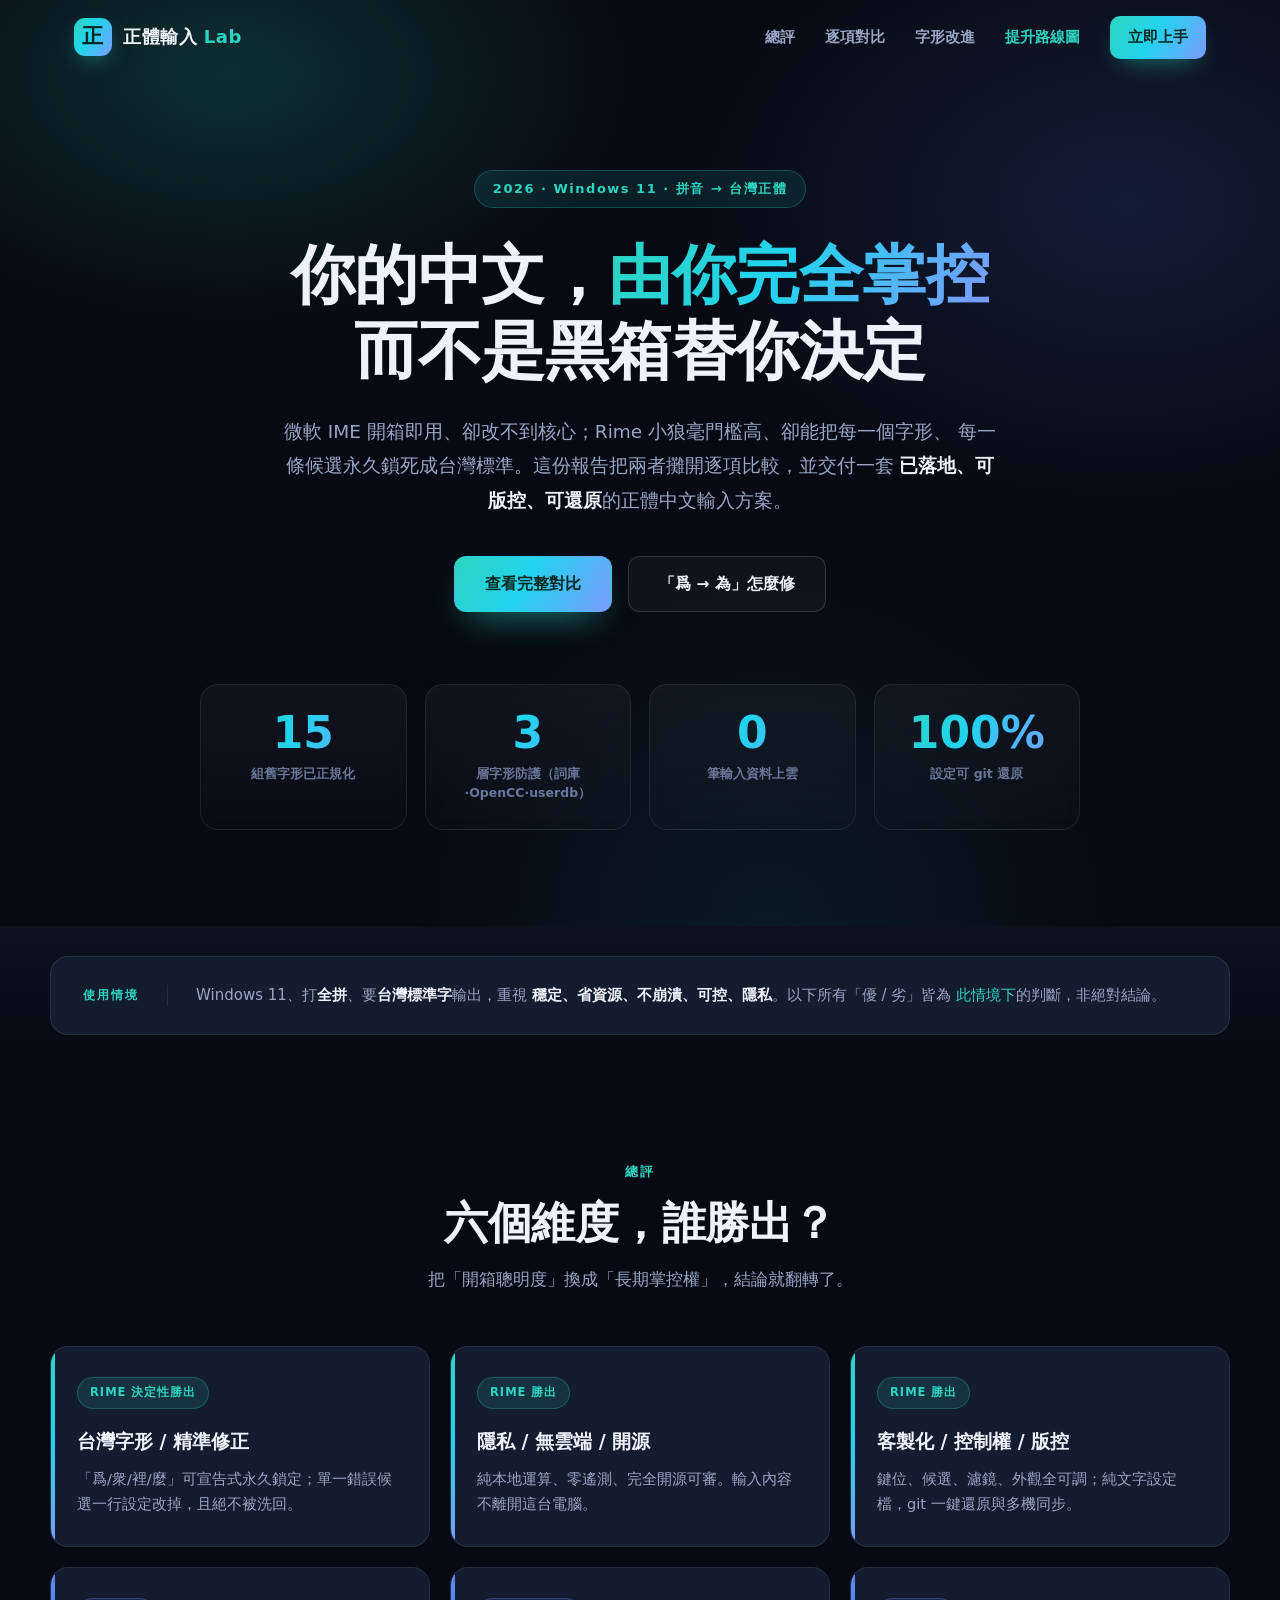
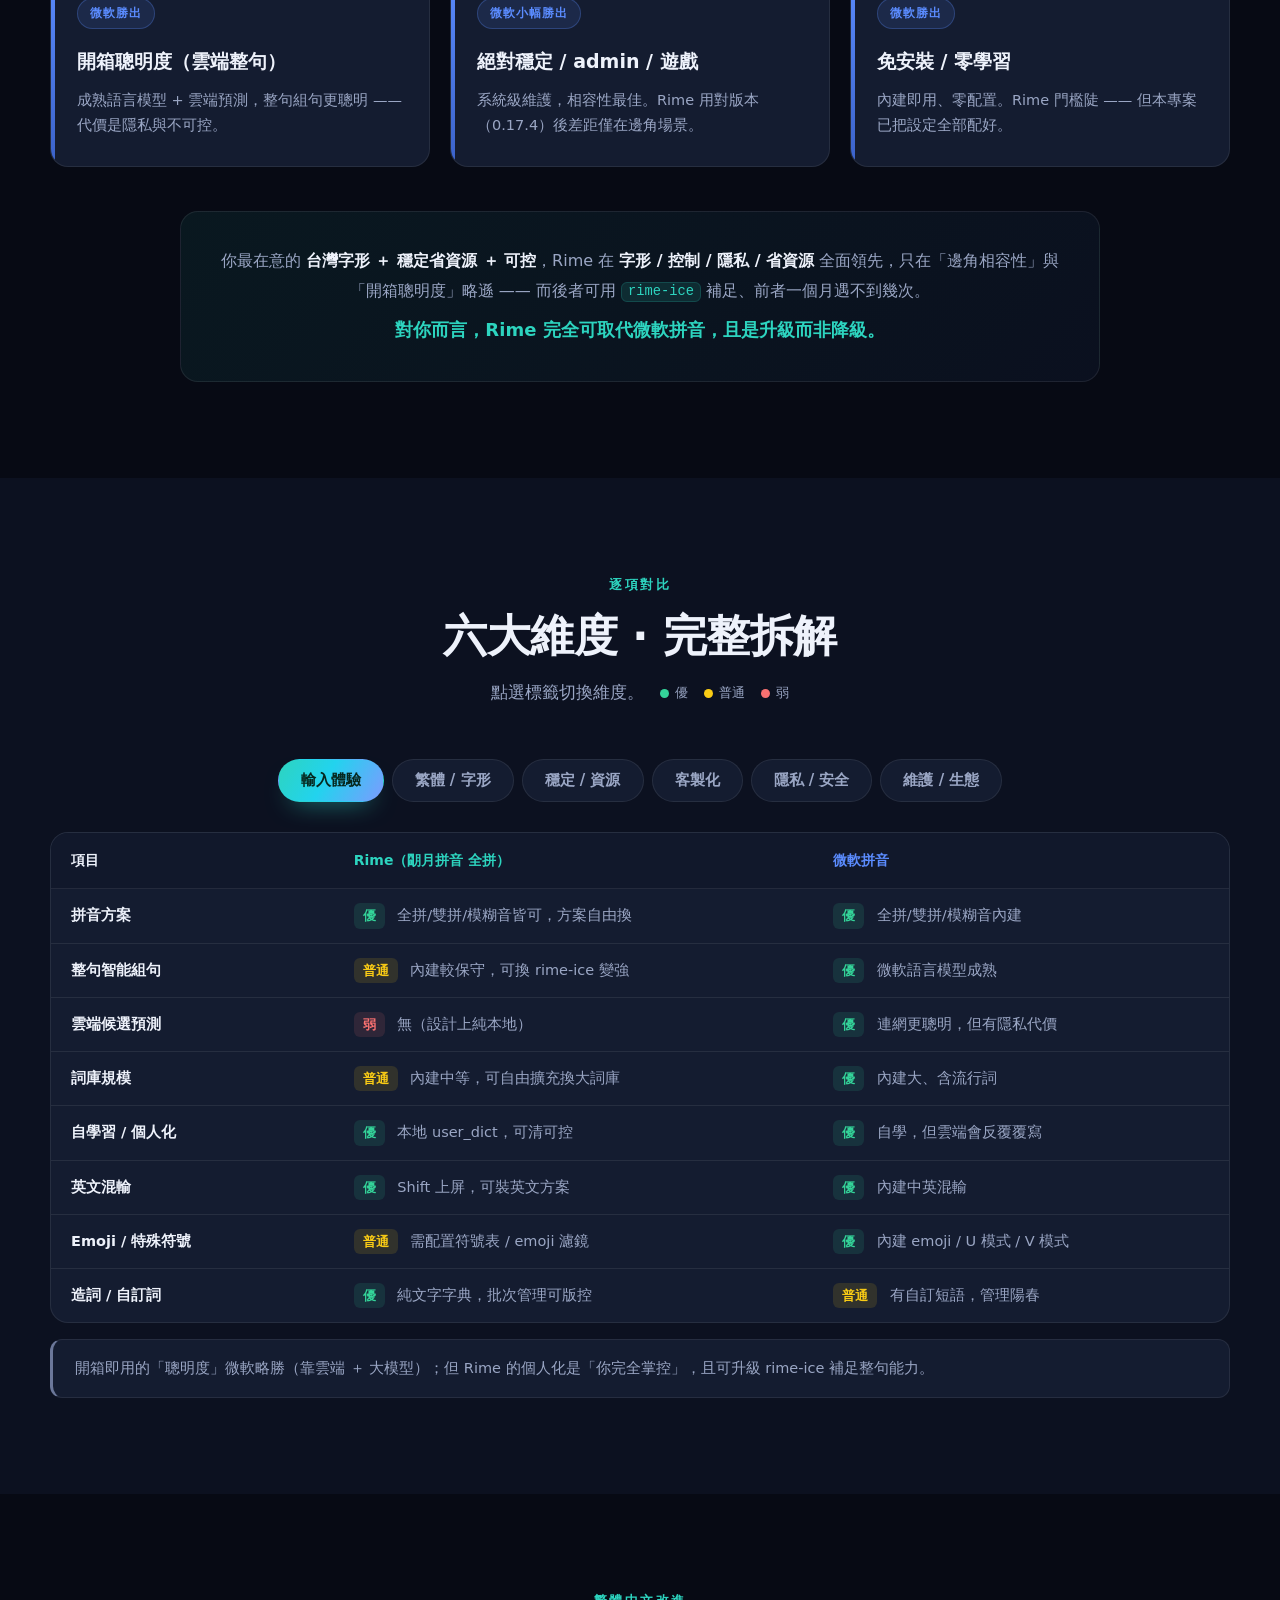
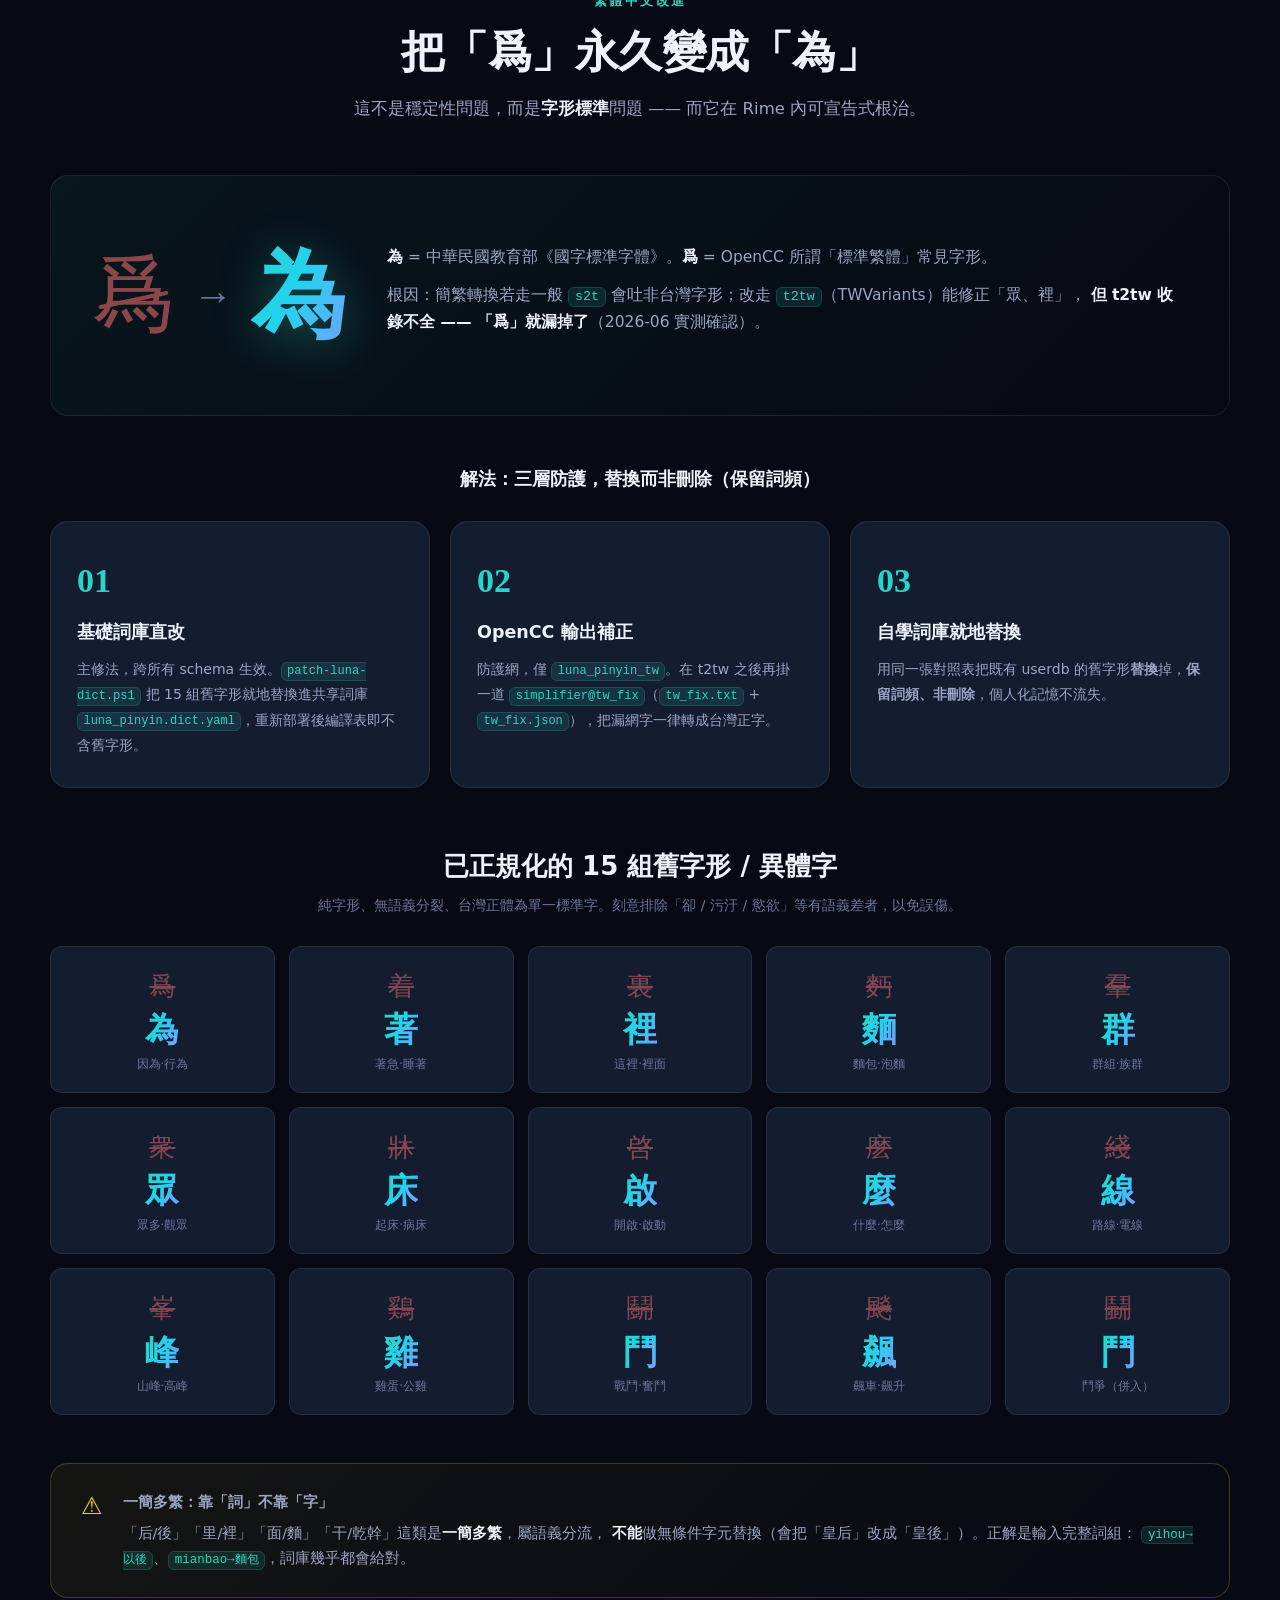
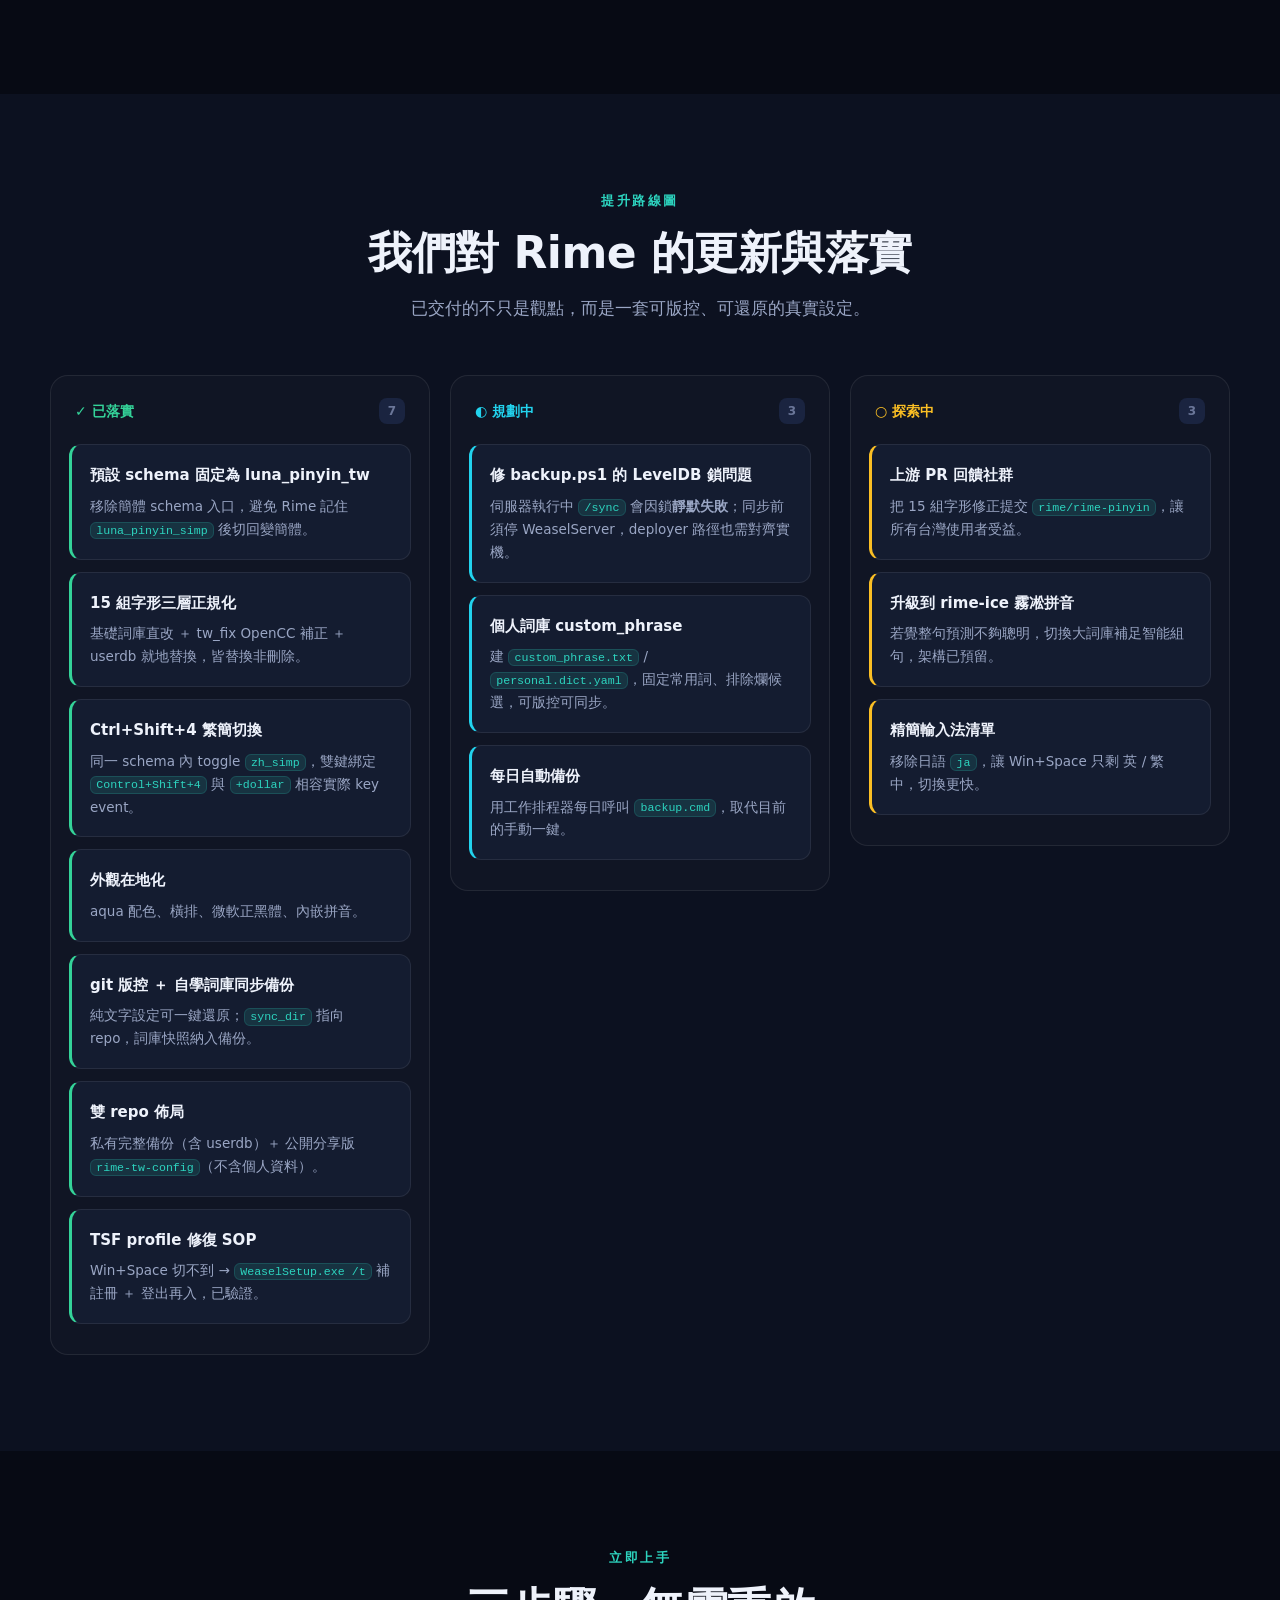
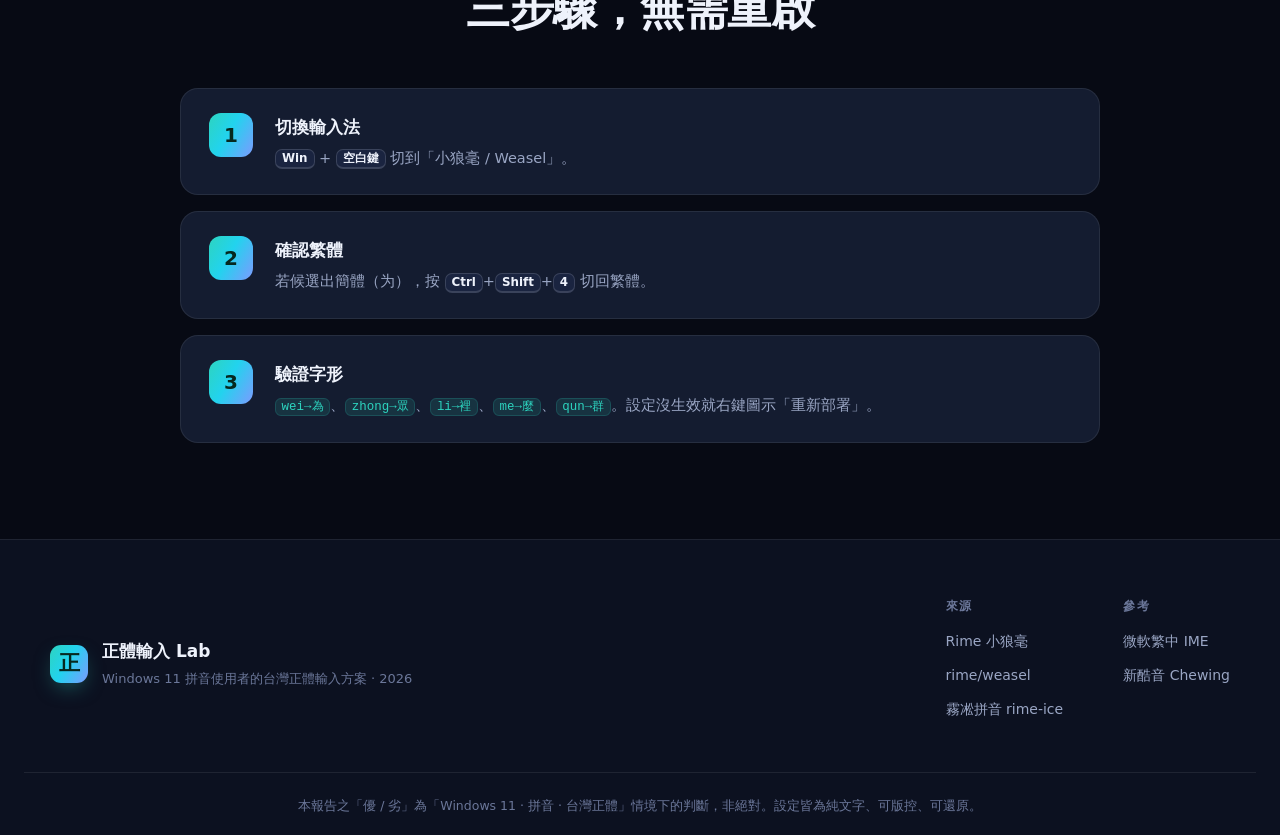
<file: website/index.html>
<!DOCTYPE html>
<html lang="zh-Hant">
<head>
<meta charset="UTF-8">
<meta name="viewport" content="width=device-width, initial-scale=1.0">
<title>正體輸入 Lab — 微軟 IME vs Rime 小狼毫 深度對比</title>
<meta name="description" content="Windows 11 拼音使用者的繁體中文輸入法選擇：微軟 IME 與 Rime 小狼毫（Weasel）逐項對比、台灣字形正規化方案，以及我們對 Rime 的持續提升路線圖。">
<link rel="stylesheet" href="css/style.css">
<!-- favicons (generated by IconFlow) -->
<link rel="icon" href="icons/favicon.ico" sizes="32x32">
<link rel="icon" href="icons/favicon.svg" type="image/svg+xml">
<link rel="apple-touch-icon" href="icons/apple-touch-icon.png">
<link rel="manifest" href="icons/site.webmanifest">
<meta name="theme-color" content="#2dd4bf">
</head>
<body>

<!-- ===== NAV ===== -->
<header class="nav" id="nav">
  <div class="nav__inner">
    <a href="#top" class="brand">
      <span class="brand__mark">正</span>
      <span class="brand__text">正體輸入 <em>Lab</em></span>
    </a>
    <nav class="nav__links" id="navLinks">
      <a href="#verdict">總評</a>
      <a href="#compare">逐項對比</a>
      <a href="#glyph">字形改進</a>
      <a href="#roadmap">提升路線圖</a>
      <a href="#start" class="nav__cta">立即上手</a>
    </nav>
    <button class="nav__burger" id="burger" aria-label="選單"><span></span><span></span><span></span></button>
  </div>
</header>

<main id="top">

<!-- ===== HERO ===== -->
<section class="hero">
  <div class="hero__glow"></div>
  <div class="hero__inner">
    <div class="hero__badge">2026 · Windows 11 · 拼音 → 台灣正體</div>
    <h1 class="hero__title">
      你的中文，<span class="grad">由你完全掌控</span><br>
      而不是黑箱替你決定
    </h1>
    <p class="hero__sub">
      微軟 IME 開箱即用、卻改不到核心；Rime 小狼毫門檻高、卻能把每一個字形、
      每一條候選永久鎖死成台灣標準。這份報告把兩者攤開逐項比較，並交付一套
      <strong>已落地、可版控、可還原</strong>的正體中文輸入方案。
    </p>
    <div class="hero__actions">
      <a href="#compare" class="btn btn--primary">查看完整對比</a>
      <a href="#glyph" class="btn btn--ghost">「爲 → 為」怎麼修</a>
    </div>
    <div class="hero__stats">
      <div class="stat"><div class="stat__num" data-count="15">0</div><div class="stat__label">組舊字形已正規化</div></div>
      <div class="stat"><div class="stat__num" data-count="3">0</div><div class="stat__label">層字形防護（詞庫·OpenCC·userdb）</div></div>
      <div class="stat"><div class="stat__num" data-count="0">0</div><div class="stat__label">筆輸入資料上雲</div></div>
      <div class="stat"><div class="stat__num" data-count="100" data-suffix="%">0</div><div class="stat__label">設定可 git 還原</div></div>
    </div>
  </div>
</section>

<!-- ===== CONTEXT BAND ===== -->
<section class="band">
  <div class="band__inner">
    <p class="band__kicker">使用情境</p>
    <p class="band__text">
      Windows 11、打<strong>全拼</strong>、要<strong>台灣標準字</strong>輸出，重視
      <strong>穩定、省資源、不崩潰、可控、隱私</strong>。以下所有「優 / 劣」皆為
      <em>此情境下</em>的判斷，非絕對結論。
    </p>
  </div>
</section>

<!-- ===== VERDICT ===== -->
<section class="section" id="verdict">
  <div class="section__head">
    <p class="kicker">總評</p>
    <h2 class="h2">六個維度，誰勝出？</h2>
    <p class="lead">把「開箱聰明度」換成「長期掌控權」，結論就翻轉了。</p>
  </div>

  <div class="verdict-grid">
    <article class="vcard vcard--win">
      <div class="vcard__win">RIME 決定性勝出</div>
      <h3>台灣字形 / 精準修正</h3>
      <p>「爲/衆/裡/麼」可宣告式永久鎖定；單一錯誤候選一行設定改掉，且絕不被洗回。</p>
    </article>
    <article class="vcard vcard--win">
      <div class="vcard__win">RIME 勝出</div>
      <h3>隱私 / 無雲端 / 開源</h3>
      <p>純本地運算、零遙測、完全開源可審。輸入內容不離開這台電腦。</p>
    </article>
    <article class="vcard vcard--win">
      <div class="vcard__win">RIME 勝出</div>
      <h3>客製化 / 控制權 / 版控</h3>
      <p>鍵位、候選、濾鏡、外觀全可調；純文字設定檔，git 一鍵還原與多機同步。</p>
    </article>
    <article class="vcard vcard--ms">
      <div class="vcard__win vcard__win--ms">微軟勝出</div>
      <h3>開箱聰明度（雲端整句）</h3>
      <p>成熟語言模型 + 雲端預測，整句組句更聰明 —— 代價是隱私與不可控。</p>
    </article>
    <article class="vcard vcard--ms">
      <div class="vcard__win vcard__win--ms">微軟小幅勝出</div>
      <h3>絕對穩定 / admin / 遊戲</h3>
      <p>系統級維護，相容性最佳。Rime 用對版本（0.17.4）後差距僅在邊角場景。</p>
    </article>
    <article class="vcard vcard--ms">
      <div class="vcard__win vcard__win--ms">微軟勝出</div>
      <h3>免安裝 / 零學習</h3>
      <p>內建即用、零配置。Rime 門檻陡 —— 但本專案已把設定全部配好。</p>
    </article>
  </div>

  <div class="verdict-line">
    <p>
      你最在意的 <strong>台灣字形 ＋ 穩定省資源 ＋ 可控</strong>，Rime 在
      <strong>字形 / 控制 / 隱私 / 省資源</strong> 全面領先，只在「邊角相容性」與
      「開箱聰明度」略遜 —— 而後者可用 <code>rime-ice</code> 補足、前者一個月遇不到幾次。
      <br><span class="verdict-line__bold">對你而言，Rime 完全可取代微軟拼音，且是升級而非降級。</span>
    </p>
  </div>
</section>

<!-- ===== DETAILED COMPARE ===== -->
<section class="section section--alt" id="compare">
  <div class="section__head">
    <p class="kicker">逐項對比</p>
    <h2 class="h2">六大維度 · 完整拆解</h2>
    <p class="lead">點選標籤切換維度。<span class="leg"><i class="dot dot--g"></i>優</span><span class="leg"><i class="dot dot--y"></i>普通</span><span class="leg"><i class="dot dot--r"></i>弱</span></p>
  </div>

  <div class="tabs" id="tabs">
    <div class="tabs__bar" role="tablist">
      <button class="tab is-active" data-tab="t1">輸入體驗</button>
      <button class="tab" data-tab="t2">繁體 / 字形</button>
      <button class="tab" data-tab="t3">穩定 / 資源</button>
      <button class="tab" data-tab="t4">客製化</button>
      <button class="tab" data-tab="t5">隱私 / 安全</button>
      <button class="tab" data-tab="t6">維護 / 生態</button>
    </div>

    <!-- T1 -->
    <div class="tab-panel is-active" id="t1">
      <table class="ctable">
        <thead><tr><th>項目</th><th>Rime（朙月拼音 全拼）</th><th>微軟拼音</th></tr></thead>
        <tbody>
          <tr><td>拼音方案</td><td><b class="g">優</b> 全拼/雙拼/模糊音皆可，方案自由換</td><td><b class="g">優</b> 全拼/雙拼/模糊音內建</td></tr>
          <tr><td>整句智能組句</td><td><b class="y">普通</b> 內建較保守，可換 rime-ice 變強</td><td><b class="g">優</b> 微軟語言模型成熟</td></tr>
          <tr><td>雲端候選預測</td><td><b class="r">弱</b> 無（設計上純本地）</td><td><b class="g">優</b> 連網更聰明，但有隱私代價</td></tr>
          <tr><td>詞庫規模</td><td><b class="y">普通</b> 內建中等，可自由擴充換大詞庫</td><td><b class="g">優</b> 內建大、含流行詞</td></tr>
          <tr><td>自學習 / 個人化</td><td><b class="g">優</b> 本地 user_dict，可清可控</td><td><b class="g">優</b> 自學，但雲端會反覆覆寫</td></tr>
          <tr><td>英文混輸</td><td><b class="g">優</b> Shift 上屏，可裝英文方案</td><td><b class="g">優</b> 內建中英混輸</td></tr>
          <tr><td>Emoji / 特殊符號</td><td><b class="y">普通</b> 需配置符號表 / emoji 濾鏡</td><td><b class="g">優</b> 內建 emoji / U 模式 / V 模式</td></tr>
          <tr><td>造詞 / 自訂詞</td><td><b class="g">優</b> 純文字字典，批次管理可版控</td><td><b class="y">普通</b> 有自訂短語，管理陽春</td></tr>
        </tbody>
      </table>
      <p class="ctable__note">開箱即用的「聰明度」微軟略勝（靠雲端 ＋ 大模型）；但 Rime 的個人化是「你完全掌控」，且可升級 rime-ice 補足整句能力。</p>
    </div>

    <!-- T2 -->
    <div class="tab-panel" id="t2">
      <table class="ctable">
        <thead><tr><th>項目</th><th>Rime</th><th>微軟拼音</th></tr></thead>
        <tbody>
          <tr><td>預設輸出</td><td><b class="g">優</b> 繁體（朙月詞庫本身繁體）</td><td><b class="r">弱</b> 簡體核心，繁體靠輸出轉換</td></tr>
          <tr><td>台灣標準字（為/眾/裡/麼）</td><td><b class="g">優</b> 掛 t2tw + tw_fix 永久鎖定</td><td><b class="r">弱</b> 字形控制差，易出「爲/衆/裏」</td></tr>
          <tr><td>「爲→為」單一錯誤修正</td><td><b class="g">優</b> 一行設定 / 一條字典永久修正</td><td><b class="r">弱</b> 黑箱模型，改不到、會被洗回</td></tr>
          <tr><td>簡繁一鍵切換</td><td><b class="g">優</b> 狀態列 / 熱鍵開關</td><td><b class="y">普通</b> 需在設定切換輸出模式</td></tr>
        </tbody>
      </table>
      <p class="ctable__note ctable__note--win">這一類 Rime <strong>完勝</strong> —— 正是你想做、卻在微軟做不到的事。詳見下方<a href="#glyph">字形改進</a>。</p>
    </div>

    <!-- T3 -->
    <div class="tab-panel" id="t3">
      <table class="ctable">
        <thead><tr><th>項目</th><th>Rime（0.17.4 穩定版）</th><th>微軟拼音</th></tr></thead>
        <tbody>
          <tr><td>記憶體 / CPU 占用</td><td><b class="g">優</b> 輕量</td><td><b class="g">優</b> 系統內建、極輕</td></tr>
          <tr><td>崩潰史</td><td><b class="y">普通</b> 0.16.x 曾大崩潰（避開即可）</td><td><b class="g">優</b> 極穩定，系統級維護</td></tr>
          <tr><td>系統管理員視窗</td><td><b class="y">普通</b> 少數情況切不到中文</td><td><b class="g">優</b> 一律可用</td></tr>
          <tr><td>UWP / 全螢幕遊戲</td><td><b class="y">普通</b> 偶有異常（如 Fortnite）</td><td><b class="g">優</b> 相容性最佳</td></tr>
          <tr><td>開機 / 登入即用</td><td><b class="g">優</b> 安裝後常駐</td><td><b class="g">優</b> 原生</td></tr>
        </tbody>
      </table>
      <p class="ctable__note">純「絕不出事」微軟略勝；但 Rime 用對版本（0.17.4）後，日常場景穩定度足夠，差距只在 admin / 遊戲等邊角。</p>
    </div>

    <!-- T4 -->
    <div class="tab-panel" id="t4">
      <table class="ctable">
        <thead><tr><th>項目</th><th>Rime</th><th>微軟拼音</th></tr></thead>
        <tbody>
          <tr><td>設定彈性</td><td><b class="g">優</b> 鍵位/候選/濾鏡/方案幾乎全可調</td><td><b class="r">弱</b> 選項很少</td></tr>
          <tr><td>精準改錯誤候選</td><td><b class="g">優</b> 可刪可加可加權</td><td><b class="r">弱</b> 幾乎不行</td></tr>
          <tr><td>外觀（字型/配色/排列）</td><td><b class="g">優</b> 完全自訂</td><td><b class="y">普通</b> 只有少數內建主題</td></tr>
          <tr><td>快捷鍵自訂</td><td><b class="g">優</b> 可重綁</td><td><b class="y">普通</b> 有限</td></tr>
          <tr><td>設定可版控 / 同步</td><td><b class="g">優</b> 純文字檔，git 一鍵還原</td><td><b class="r">弱</b> 綁帳號 / 系統</td></tr>
        </tbody>
      </table>
      <p class="ctable__note ctable__note--win">控制權 Rime <strong>完勝</strong>，代價是要花時間配置 —— 本專案已幫你配好。</p>
    </div>

    <!-- T5 -->
    <div class="tab-panel" id="t5">
      <table class="ctable">
        <thead><tr><th>項目</th><th>Rime</th><th>微軟拼音</th></tr></thead>
        <tbody>
          <tr><td>輸入資料上雲</td><td><b class="g">優</b> 純本地，不外傳</td><td><b class="r">弱</b> 雲候選 / 遙測會傳輸入資料</td></tr>
          <tr><td>遙測</td><td><b class="g">優</b> 無</td><td><b class="r">弱</b> 有（可關但預設多開）</td></tr>
          <tr><td>廣告 / 推廣</td><td><b class="g">優</b> 無</td><td><b class="g">優</b> 無（比搜狗/百度乾淨）</td></tr>
          <tr><td>開源可審</td><td><b class="g">優</b> 完全開源</td><td><b class="r">弱</b> 閉源</td></tr>
        </tbody>
      </table>
      <p class="ctable__note ctable__note--win">隱私 Rime <strong>完勝</strong>。</p>
    </div>

    <!-- T6 -->
    <div class="tab-panel" id="t6">
      <table class="ctable">
        <thead><tr><th>項目</th><th>Rime</th><th>微軟拼音</th></tr></thead>
        <tbody>
          <tr><td>更新頻率</td><td><b class="y">普通</b> 慢（穩定版停在 2025/6，但夠穩）</td><td><b class="g">優</b> 隨 Windows Update</td></tr>
          <tr><td>官方客服</td><td><b class="r">弱</b> 社群為主</td><td><b class="g">優</b> 微軟支援</td></tr>
          <tr><td>跨平台</td><td><b class="g">優</b> Win/Mac/Linux/Android/iOS 同生態</td><td><b class="r">弱</b> 僅 Windows</td></tr>
          <tr><td>安裝</td><td><b class="y">普通</b> 要自己裝 ＋ 部署</td><td><b class="g">優</b> 免安裝</td></tr>
          <tr><td>學習曲線</td><td><b class="r">弱</b> 陡（設定門檻高）</td><td><b class="g">優</b> 零學習</td></tr>
        </tbody>
      </table>
      <p class="ctable__note">省心 / 免維護微軟勝；自由 / 跨平台 Rime 勝。</p>
    </div>
  </div>
</section>

<!-- ===== GLYPH IMPROVEMENT ===== -->
<section class="section" id="glyph">
  <div class="section__head">
    <p class="kicker">繁體中文改進</p>
    <h2 class="h2">把「爲」永久變成「為」</h2>
    <p class="lead">這不是穩定性問題，而是<strong>字形標準</strong>問題 —— 而它在 Rime 內可宣告式根治。</p>
  </div>

  <div class="glyph-hero">
    <div class="glyph-flip">
      <span class="glyph-flip__old">爲</span>
      <span class="glyph-flip__arrow">→</span>
      <span class="glyph-flip__new">為</span>
    </div>
    <div class="glyph-hero__text">
      <p><strong>為</strong> = 中華民國教育部《國字標準字體》。<strong>爲</strong> = OpenCC 所謂「標準繁體」常見字形。</p>
      <p>根因：簡繁轉換若走一般 <code>s2t</code> 會吐非台灣字形；改走 <code>t2tw</code>（TWVariants）能修正「眾、裡」，
      <strong>但 t2tw 收錄不全 —— 「爲」就漏掉了</strong>（2026-06 實測確認）。</p>
    </div>
  </div>

  <div class="triple">
    <p class="triple__title">解法：三層防護，替換而非刪除（保留詞頻）</p>
    <div class="triple__grid">
      <div class="layer">
        <div class="layer__no">01</div>
        <h4>基礎詞庫直改</h4>
        <p>主修法，跨所有 schema 生效。<code>patch-luna-dict.ps1</code> 把 15 組舊字形就地替換進共享詞庫 <code>luna_pinyin.dict.yaml</code>，重新部署後編譯表即不含舊字形。</p>
      </div>
      <div class="layer">
        <div class="layer__no">02</div>
        <h4>OpenCC 輸出補正</h4>
        <p>防護網，僅 <code>luna_pinyin_tw</code>。在 t2tw 之後再掛一道 <code>simplifier@tw_fix</code>（<code>tw_fix.txt</code> + <code>tw_fix.json</code>），把漏網字一律轉成台灣正字。</p>
      </div>
      <div class="layer">
        <div class="layer__no">03</div>
        <h4>自學詞庫就地替換</h4>
        <p>用同一張對照表把既有 userdb 的舊字形<strong>替換</strong>掉，<strong>保留詞頻、非刪除</strong>，個人化記憶不流失。</p>
      </div>
    </div>
  </div>

  <div class="glyph-table-wrap">
    <h3 class="h3">已正規化的 15 組舊字形 / 異體字</h3>
    <p class="muted">純字形、無語義分裂、台灣正體為單一標準字。刻意排除「卻 / 污汙 / 慾欲」等有語義差者，以免誤傷。</p>
    <div class="chip-grid">
      <div class="chip"><s>爲</s><b>為</b><em>因為·行為</em></div>
      <div class="chip"><s>着</s><b>著</b><em>著急·睡著</em></div>
      <div class="chip"><s>裏</s><b>裡</b><em>這裡·裡面</em></div>
      <div class="chip"><s>麪</s><b>麵</b><em>麵包·泡麵</em></div>
      <div class="chip"><s>羣</s><b>群</b><em>群組·族群</em></div>
      <div class="chip"><s>衆</s><b>眾</b><em>眾多·觀眾</em></div>
      <div class="chip"><s>牀</s><b>床</b><em>起床·病床</em></div>
      <div class="chip"><s>啓</s><b>啟</b><em>開啟·啟動</em></div>
      <div class="chip"><s>麽</s><b>麼</b><em>什麼·怎麼</em></div>
      <div class="chip"><s>綫</s><b>線</b><em>路線·電線</em></div>
      <div class="chip"><s>峯</s><b>峰</b><em>山峰·高峰</em></div>
      <div class="chip"><s>鷄</s><b>雞</b><em>雞蛋·公雞</em></div>
      <div class="chip"><s>鬬</s><b>鬥</b><em>戰鬥·奮鬥</em></div>
      <div class="chip"><s>飈</s><b>飆</b><em>飆車·飆升</em></div>
      <div class="chip"><s>鬭</s><b>鬥</b><em>鬥爭（併入）</em></div>
    </div>
  </div>

  <div class="callout">
    <div class="callout__icon">⚠</div>
    <div>
      <p class="callout__title">一簡多繁：靠「詞」不靠「字」</p>
      <p>「后/後」「里/裡」「面/麵」「干/乾幹」這類是<strong>一簡多繁</strong>，屬語義分流，
      <strong>不能</strong>做無條件字元替換（會把「皇后」改成「皇後」）。正解是輸入完整詞組：
      <code>yihou→以後</code>、<code>mianbao→麵包</code>，詞庫幾乎都會給對。</p>
    </div>
  </div>
</section>

<!-- ===== ROADMAP ===== -->
<section class="section section--alt" id="roadmap">
  <div class="section__head">
    <p class="kicker">提升路線圖</p>
    <h2 class="h2">我們對 Rime 的更新與落實</h2>
    <p class="lead">已交付的不只是觀點，而是一套可版控、可還原的真實設定。</p>
  </div>

  <div class="kanban">
    <div class="kcol kcol--done">
      <div class="kcol__head"><span class="kcol__tag">✓ 已落實</span><span class="kcol__count">7</span></div>
      <article class="kitem"><h4>預設 schema 固定為 luna_pinyin_tw</h4><p>移除簡體 schema 入口，避免 Rime 記住 <code>luna_pinyin_simp</code> 後切回變簡體。</p></article>
      <article class="kitem"><h4>15 組字形三層正規化</h4><p>基礎詞庫直改 ＋ tw_fix OpenCC 補正 ＋ userdb 就地替換，皆替換非刪除。</p></article>
      <article class="kitem"><h4>Ctrl+Shift+4 繁簡切換</h4><p>同一 schema 內 toggle <code>zh_simp</code>，雙鍵綁定 <code>Control+Shift+4</code> 與 <code>+dollar</code> 相容實際 key event。</p></article>
      <article class="kitem"><h4>外觀在地化</h4><p>aqua 配色、橫排、微軟正黑體、內嵌拼音。</p></article>
      <article class="kitem"><h4>git 版控 ＋ 自學詞庫同步備份</h4><p>純文字設定可一鍵還原；<code>sync_dir</code> 指向 repo，詞庫快照納入備份。</p></article>
      <article class="kitem"><h4>雙 repo 佈局</h4><p>私有完整備份（含 userdb）＋ 公開分享版 <code>rime-tw-config</code>（不含個人資料）。</p></article>
      <article class="kitem"><h4>TSF profile 修復 SOP</h4><p>Win+Space 切不到 → <code>WeaselSetup.exe /t</code> 補註冊 ＋ 登出再入，已驗證。</p></article>
    </div>

    <div class="kcol kcol--prog">
      <div class="kcol__head"><span class="kcol__tag">◐ 規劃中</span><span class="kcol__count">3</span></div>
      <article class="kitem"><h4>修 backup.ps1 的 LevelDB 鎖問題</h4><p>伺服器執行中 <code>/sync</code> 會因鎖<strong>靜默失敗</strong>；同步前須停 WeaselServer，deployer 路徑也需對齊實機。</p></article>
      <article class="kitem"><h4>個人詞庫 custom_phrase</h4><p>建 <code>custom_phrase.txt</code> / <code>personal.dict.yaml</code>，固定常用詞、排除爛候選，可版控可同步。</p></article>
      <article class="kitem"><h4>每日自動備份</h4><p>用工作排程器每日呼叫 <code>backup.cmd</code>，取代目前的手動一鍵。</p></article>
    </div>

    <div class="kcol kcol--idea">
      <div class="kcol__head"><span class="kcol__tag">○ 探索中</span><span class="kcol__count">3</span></div>
      <article class="kitem"><h4>上游 PR 回饋社群</h4><p>把 15 組字形修正提交 <code>rime/rime-pinyin</code>，讓所有台灣使用者受益。</p></article>
      <article class="kitem"><h4>升級到 rime-ice 霧凇拼音</h4><p>若覺整句預測不夠聰明，切換大詞庫補足智能組句，架構已預留。</p></article>
      <article class="kitem"><h4>精簡輸入法清單</h4><p>移除日語 <code>ja</code>，讓 Win+Space 只剩 英 / 繁中，切換更快。</p></article>
    </div>
  </div>
</section>

<!-- ===== START ===== -->
<section class="section" id="start">
  <div class="section__head">
    <p class="kicker">立即上手</p>
    <h2 class="h2">三步驟，無需重啟</h2>
  </div>
  <div class="steps">
    <div class="step"><div class="step__no">1</div><div><h4>切換輸入法</h4><p><kbd>Win</kbd> + <kbd>空白鍵</kbd> 切到「小狼毫 / Weasel」。</p></div></div>
    <div class="step"><div class="step__no">2</div><div><h4>確認繁體</h4><p>若候選出簡體（为），按 <kbd>Ctrl</kbd>+<kbd>Shift</kbd>+<kbd>4</kbd> 切回繁體。</p></div></div>
    <div class="step"><div class="step__no">3</div><div><h4>驗證字形</h4><p><code>wei→為</code>、<code>zhong→眾</code>、<code>li→裡</code>、<code>me→麼</code>、<code>qun→群</code>。設定沒生效就右鍵圖示「重新部署」。</p></div></div>
  </div>
</section>

</main>

<!-- ===== FOOTER ===== -->
<footer class="footer">
  <div class="footer__inner">
    <div class="footer__brand">
      <span class="brand__mark">正</span>
      <div>
        <p class="footer__title">正體輸入 Lab</p>
        <p class="footer__tag">Windows 11 拼音使用者的台灣正體輸入方案 · 2026</p>
      </div>
    </div>
    <div class="footer__links">
      <div class="footer__col">
        <h5>來源</h5>
        <a href="https://rime.im/release/weasel/" target="_blank" rel="noopener">Rime 小狼毫</a>
        <a href="https://github.com/rime/weasel" target="_blank" rel="noopener">rime/weasel</a>
        <a href="https://github.com/iDvel/rime-ice" target="_blank" rel="noopener">霧凇拼音 rime-ice</a>
      </div>
      <div class="footer__col">
        <h5>參考</h5>
        <a href="https://support.microsoft.com/en-us/windows/microsoft-traditional-chinese-ime-ef596ca5-aff7-4272-b34b-0ac7c2631a38" target="_blank" rel="noopener">微軟繁中 IME</a>
        <a href="https://chewing.im/download.html" target="_blank" rel="noopener">新酷音 Chewing</a>
      </div>
    </div>
  </div>
  <div class="footer__bar">
    <p>本報告之「優 / 劣」為「Windows 11 · 拼音 · 台灣正體」情境下的判斷，非絕對。設定皆為純文字、可版控、可還原。</p>
  </div>
</footer>

<script src="js/main.js"></script>
</body>
</html>
</file>
<file: website/css/style.css>
/* ============================================================
   正體輸入 Lab — stylesheet
   No external dependencies. Dark, premium, commercial.
   ============================================================ */

:root{
  --bg:#070a14;
  --bg-2:#0c1120;
  --bg-3:#11182b;
  --surface:#141c30;
  --surface-2:#1a2440;
  --line:rgba(255,255,255,.08);
  --line-2:rgba(255,255,255,.14);
  --text:#eef2fb;
  --muted:#9aa6c4;
  --faint:#6b7799;

  --teal:#2dd4bf;        /* Rime accent */
  --teal-2:#14b8a6;
  --cyan:#22d3ee;
  --gold:#fbbf24;
  --blue:#5b8cff;        /* Microsoft accent */
  --green:#34d399;
  --yellow:#facc15;
  --red:#f87171;

  --grad: linear-gradient(120deg,#2dd4bf 0%,#22d3ee 45%,#7c9bff 100%);
  --radius:18px;
  --radius-sm:12px;
  --maxw:1180px;
  --ease:cubic-bezier(.22,.61,.36,1);
  --shadow:0 24px 60px -28px rgba(0,0,0,.85);

  --font: "Microsoft JhengHei","PingFang TC","Noto Sans TC","Segoe UI",
          system-ui,-apple-system,"Helvetica Neue",sans-serif;
  --serif:"Noto Serif TC","Songti TC","DFKai-SB",serif;
}

*{box-sizing:border-box;margin:0;padding:0}
html{scroll-behavior:smooth;scroll-padding-top:84px}
body{
  font-family:var(--font);
  background:var(--bg);
  color:var(--text);
  line-height:1.7;
  -webkit-font-smoothing:antialiased;
  overflow-x:hidden;
}
a{color:inherit;text-decoration:none}
code{
  font-family:"Cascadia Code","SF Mono",Consolas,monospace;
  font-size:.86em;
  background:rgba(45,212,191,.12);
  color:var(--teal);
  padding:.1em .45em;
  border-radius:6px;
  border:1px solid rgba(45,212,191,.18);
}
kbd{
  font-family:inherit;font-size:.82em;font-weight:700;
  background:var(--surface-2);border:1px solid var(--line-2);
  border-bottom-width:2px;border-radius:7px;padding:.12em .5em;
  color:var(--text);
}
::selection{background:rgba(45,212,191,.3);color:#fff}

/* ---------- NAV ---------- */
.nav{
  position:fixed;top:0;left:0;right:0;z-index:100;
  transition:background .4s var(--ease),border-color .4s var(--ease),backdrop-filter .4s;
  border-bottom:1px solid transparent;
}
.nav.is-stuck{
  background:rgba(7,10,20,.78);
  backdrop-filter:blur(18px) saturate(140%);
  border-bottom-color:var(--line);
}
.nav__inner{
  max-width:var(--maxw);margin:0 auto;padding:16px 24px;
  display:flex;align-items:center;justify-content:space-between;gap:24px;
}
.brand{display:flex;align-items:center;gap:11px;font-weight:800;letter-spacing:.5px}
.brand__mark{
  width:38px;height:38px;display:grid;place-items:center;
  font-family:var(--serif);font-size:21px;font-weight:700;color:#06281f;
  background:var(--grad);border-radius:11px;
  box-shadow:0 8px 22px -8px rgba(45,212,191,.6);
}
.brand__text{font-size:18px}
.brand__text em{font-style:normal;color:var(--teal);font-weight:800}
.nav__links{display:flex;align-items:center;gap:30px}
.nav__links a{font-size:14.5px;color:var(--muted);font-weight:600;transition:color .25s}
.nav__links a:hover{color:var(--text)}
.nav__cta{
  background:var(--grad);color:#06281f !important;font-weight:800;
  padding:9px 18px;border-radius:10px;
  box-shadow:0 10px 26px -12px rgba(45,212,191,.7);
}
.nav__cta:hover{transform:translateY(-1px)}
.nav__burger{display:none;flex-direction:column;gap:5px;background:none;border:0;cursor:pointer;padding:8px}
.nav__burger span{width:24px;height:2px;background:var(--text);border-radius:2px;transition:.3s}

/* ---------- HERO ---------- */
.hero{position:relative;padding:170px 24px 96px;overflow:hidden}
.hero__glow{
  position:absolute;inset:0;z-index:0;pointer-events:none;
  background:
    radial-gradient(680px 420px at 18% 8%,rgba(45,212,191,.18),transparent 60%),
    radial-gradient(720px 500px at 88% 22%,rgba(91,140,255,.15),transparent 62%),
    radial-gradient(600px 600px at 60% 100%,rgba(34,211,238,.08),transparent 60%);
}
.hero__inner{position:relative;z-index:1;max-width:var(--maxw);margin:0 auto;text-align:center}
.hero__badge{
  display:inline-block;font-size:13px;font-weight:700;letter-spacing:1.5px;
  color:var(--teal);background:rgba(45,212,191,.1);
  border:1px solid rgba(45,212,191,.25);border-radius:999px;
  padding:7px 18px;margin-bottom:30px;
}
.hero__title{font-size:clamp(34px,6vw,64px);line-height:1.18;font-weight:900;letter-spacing:-.5px}
.grad{background:var(--grad);-webkit-background-clip:text;background-clip:text;color:transparent}
.hero__sub{
  max-width:720px;margin:26px auto 0;font-size:clamp(15px,2.1vw,18.5px);
  color:var(--muted);line-height:1.85;
}
.hero__sub strong{color:var(--text);font-weight:700}
.hero__actions{display:flex;gap:16px;justify-content:center;flex-wrap:wrap;margin-top:38px}
.btn{
  display:inline-flex;align-items:center;gap:8px;font-weight:700;font-size:15.5px;
  padding:14px 30px;border-radius:12px;transition:transform .2s var(--ease),box-shadow .25s,background .25s;
  cursor:pointer;border:1px solid transparent;
}
.btn--primary{background:var(--grad);color:#06281f;box-shadow:0 16px 36px -16px rgba(45,212,191,.7)}
.btn--primary:hover{transform:translateY(-2px);box-shadow:0 22px 44px -16px rgba(45,212,191,.8)}
.btn--ghost{background:rgba(255,255,255,.04);border-color:var(--line-2);color:var(--text)}
.btn--ghost:hover{background:rgba(255,255,255,.08);transform:translateY(-2px)}

.hero__stats{
  margin-top:72px;display:grid;grid-template-columns:repeat(4,1fr);gap:18px;
  max-width:880px;margin-left:auto;margin-right:auto;
}
.stat{
  background:linear-gradient(180deg,rgba(255,255,255,.045),rgba(255,255,255,.01));
  border:1px solid var(--line);border-radius:var(--radius);padding:26px 16px;
  backdrop-filter:blur(6px);
}
.stat__num{font-size:clamp(30px,5vw,44px);font-weight:900;line-height:1;
  background:var(--grad);-webkit-background-clip:text;background-clip:text;color:transparent}
.stat__label{margin-top:10px;font-size:12.5px;color:var(--faint);font-weight:600;line-height:1.5}

/* ---------- BAND ---------- */
.band{padding:30px 24px;background:linear-gradient(180deg,var(--bg-2),var(--bg))}
.band__inner{
  max-width:var(--maxw);margin:0 auto;padding:26px 32px;
  background:var(--surface);border:1px solid var(--line);border-radius:var(--radius);
  display:flex;gap:28px;align-items:center;flex-wrap:wrap;
}
.band__kicker{
  flex:0 0 auto;font-size:12px;font-weight:800;letter-spacing:2px;color:var(--teal);
  border-right:1px solid var(--line);padding-right:28px;
}
.band__text{flex:1;min-width:280px;color:var(--muted);font-size:15px}
.band__text strong{color:var(--text)}
.band__text em{font-style:normal;color:var(--teal)}

/* ---------- SECTION SHELL ---------- */
.section{padding:96px 24px;position:relative}
.section--alt{background:linear-gradient(180deg,var(--bg-2),var(--bg-2))}
.section__head{max-width:var(--maxw);margin:0 auto 52px;text-align:center}
.kicker{font-size:13px;font-weight:800;letter-spacing:2.5px;color:var(--teal);margin-bottom:14px}
.h2{font-size:clamp(28px,4.4vw,44px);font-weight:900;letter-spacing:-.5px;line-height:1.2}
.h3{font-size:clamp(20px,3vw,26px);font-weight:800;margin-bottom:8px}
.lead{margin-top:16px;color:var(--muted);font-size:16.5px}
.lead strong{color:var(--text)}
.muted{color:var(--faint);font-size:14px}
.leg{display:inline-flex;align-items:center;gap:6px;margin-left:16px;font-size:13px;color:var(--muted)}
.dot{width:9px;height:9px;border-radius:50%;display:inline-block}
.dot--g{background:var(--green)}.dot--y{background:var(--yellow)}.dot--r{background:var(--red)}

/* ---------- VERDICT ---------- */
.verdict-grid{
  max-width:var(--maxw);margin:0 auto;display:grid;
  grid-template-columns:repeat(3,1fr);gap:20px;
}
.vcard{
  position:relative;padding:30px 26px 28px;border-radius:var(--radius);
  background:var(--surface);border:1px solid var(--line);overflow:hidden;
  transition:transform .35s var(--ease),border-color .35s,box-shadow .35s;
}
.vcard::before{content:"";position:absolute;left:0;top:0;bottom:0;width:4px}
.vcard--win::before{background:var(--grad)}
.vcard--ms::before{background:linear-gradient(180deg,var(--blue),#3b62c9)}
.vcard:hover{transform:translateY(-6px);box-shadow:var(--shadow);border-color:var(--line-2)}
.vcard__win{
  display:inline-block;font-size:11.5px;font-weight:800;letter-spacing:1px;
  color:var(--teal);background:rgba(45,212,191,.12);
  padding:5px 12px;border-radius:999px;margin-bottom:16px;
  border:1px solid rgba(45,212,191,.25);
}
.vcard__win--ms{color:var(--blue);background:rgba(91,140,255,.12);border-color:rgba(91,140,255,.28)}
.vcard h3{font-size:19px;font-weight:800;margin-bottom:10px}
.vcard p{color:var(--muted);font-size:14.5px;line-height:1.75}
.verdict-line{
  max-width:920px;margin:44px auto 0;text-align:center;
  background:linear-gradient(135deg,rgba(45,212,191,.07),rgba(91,140,255,.05));
  border:1px solid var(--line);border-radius:var(--radius);padding:34px 36px;
}
.verdict-line p{color:var(--muted);font-size:16px;line-height:1.85}
.verdict-line strong{color:var(--text)}
.verdict-line__bold{display:inline-block;margin-top:8px;font-size:18px;font-weight:800;color:var(--teal)}

/* ---------- TABS ---------- */
.tabs{max-width:var(--maxw);margin:0 auto}
.tabs__bar{
  display:flex;gap:8px;flex-wrap:wrap;justify-content:center;
  margin-bottom:30px;
}
.tab{
  font-family:inherit;font-size:15px;font-weight:700;color:var(--muted);
  background:var(--surface);border:1px solid var(--line);
  padding:11px 22px;border-radius:999px;cursor:pointer;transition:.25s var(--ease);
}
.tab:hover{color:var(--text);border-color:var(--line-2)}
.tab.is-active{color:#06281f;background:var(--grad);border-color:transparent;
  box-shadow:0 12px 26px -14px rgba(45,212,191,.7)}
.tab-panel{display:none;animation:fade .45s var(--ease)}
.tab-panel.is-active{display:block}
@keyframes fade{from{opacity:0;transform:translateY(10px)}to{opacity:1;transform:none}}

.ctable{
  width:100%;border-collapse:separate;border-spacing:0;
  background:var(--surface);border:1px solid var(--line);
  border-radius:var(--radius);overflow:hidden;font-size:14.5px;
}
.ctable thead th{
  background:var(--bg-3);text-align:left;font-weight:800;font-size:14px;
  padding:16px 20px;color:var(--text);border-bottom:1px solid var(--line);
}
.ctable thead th:nth-child(2){color:var(--teal)}
.ctable thead th:nth-child(3){color:var(--blue)}
.ctable td{padding:14px 20px;border-bottom:1px solid var(--line);color:var(--muted);vertical-align:top}
.ctable tbody tr:last-child td{border-bottom:0}
.ctable tbody tr:hover td{background:rgba(255,255,255,.02)}
.ctable td:first-child{font-weight:700;color:var(--text);width:24%}
.ctable b{font-weight:800;font-size:12.5px;padding:2px 9px;border-radius:6px;margin-right:8px;display:inline-block}
.ctable b.g{color:var(--green);background:rgba(52,211,153,.12)}
.ctable b.y{color:var(--yellow);background:rgba(250,204,21,.12)}
.ctable b.r{color:var(--red);background:rgba(248,113,113,.12)}
.ctable__note{
  margin-top:16px;padding:16px 22px;font-size:14.5px;color:var(--muted);
  background:var(--surface);border:1px solid var(--line);border-left:3px solid var(--faint);
  border-radius:var(--radius-sm);
}
.ctable__note--win{border-left-color:var(--teal)}
.ctable__note strong{color:var(--teal)}
.ctable__note a{color:var(--teal);text-decoration:underline;text-underline-offset:3px}

/* ---------- GLYPH ---------- */
.glyph-hero{
  max-width:var(--maxw);margin:0 auto 48px;display:grid;
  grid-template-columns:auto 1fr;gap:40px;align-items:center;
  background:linear-gradient(135deg,rgba(45,212,191,.06),transparent);
  border:1px solid var(--line);border-radius:var(--radius);padding:38px 40px;
}
.glyph-flip{display:flex;align-items:center;gap:18px;font-family:var(--serif)}
.glyph-flip__old{font-size:84px;color:var(--red);opacity:.55;position:relative}
.glyph-flip__old::after{content:"";position:absolute;left:8%;right:8%;top:52%;height:4px;background:var(--red);border-radius:2px;transform:rotate(-12deg)}
.glyph-flip__arrow{font-size:40px;color:var(--faint)}
.glyph-flip__new{font-size:96px;font-weight:700;background:var(--grad);-webkit-background-clip:text;background-clip:text;color:transparent;
  filter:drop-shadow(0 8px 24px rgba(45,212,191,.35))}
.glyph-hero__text p{color:var(--muted);font-size:15.5px;margin-bottom:12px}
.glyph-hero__text strong{color:var(--text)}

.triple{max-width:var(--maxw);margin:0 auto 56px}
.triple__title{text-align:center;font-size:18px;font-weight:800;margin-bottom:26px;color:var(--text)}
.triple__grid{display:grid;grid-template-columns:repeat(3,1fr);gap:20px}
.layer{
  position:relative;background:var(--surface);border:1px solid var(--line);
  border-radius:var(--radius);padding:30px 26px;transition:transform .35s var(--ease),border-color .35s;
}
.layer:hover{transform:translateY(-5px);border-color:var(--line-2)}
.layer__no{font-family:var(--serif);font-size:34px;font-weight:800;background:var(--grad);
  -webkit-background-clip:text;background-clip:text;color:transparent;margin-bottom:8px}
.layer h4{font-size:17.5px;font-weight:800;margin-bottom:10px}
.layer p{color:var(--muted);font-size:14px;line-height:1.75}

.glyph-table-wrap{max-width:var(--maxw);margin:0 auto;text-align:center}
.glyph-table-wrap .h3{margin-bottom:6px}
.chip-grid{
  margin-top:28px;display:grid;grid-template-columns:repeat(5,1fr);gap:14px;
}
.chip{
  background:var(--surface);border:1px solid var(--line);border-radius:var(--radius-sm);
  padding:18px 12px;display:flex;flex-direction:column;align-items:center;gap:2px;
  transition:transform .3s var(--ease),border-color .3s;
}
.chip:hover{transform:translateY(-4px);border-color:var(--teal)}
.chip s{font-family:var(--serif);font-size:26px;color:var(--red);opacity:.5;text-decoration-thickness:2px}
.chip b{font-family:var(--serif);font-size:34px;font-weight:700;background:var(--grad);
  -webkit-background-clip:text;background-clip:text;color:transparent;line-height:1.1}
.chip em{font-style:normal;font-size:11.5px;color:var(--faint);margin-top:4px}

.callout{
  max-width:var(--maxw);margin:48px auto 0;display:flex;gap:20px;align-items:flex-start;
  background:linear-gradient(135deg,rgba(250,204,21,.06),transparent);
  border:1px solid rgba(250,204,21,.22);border-radius:var(--radius);padding:26px 30px;
}
.callout__icon{font-size:24px;color:var(--yellow);flex:0 0 auto;line-height:1.4}
.callout__title{font-weight:800;color:var(--text);margin-bottom:6px;font-size:16px}
.callout p{color:var(--muted);font-size:14.5px}
.callout strong{color:var(--text)}

/* ---------- KANBAN ---------- */
.kanban{max-width:var(--maxw);margin:0 auto;display:grid;grid-template-columns:repeat(3,1fr);gap:20px;align-items:start}
.kcol{background:rgba(255,255,255,.02);border:1px solid var(--line);border-radius:var(--radius);padding:18px}
.kcol__head{display:flex;justify-content:space-between;align-items:center;margin-bottom:16px;padding:4px 6px}
.kcol__tag{font-weight:800;font-size:14px}
.kcol__count{font-size:12px;font-weight:800;color:var(--faint);background:var(--surface-2);
  width:26px;height:26px;display:grid;place-items:center;border-radius:8px}
.kcol--done .kcol__tag{color:var(--green)}
.kcol--prog .kcol__tag{color:var(--cyan)}
.kcol--idea .kcol__tag{color:var(--gold)}
.kitem{
  background:var(--surface);border:1px solid var(--line);border-radius:var(--radius-sm);
  padding:18px;margin-bottom:12px;transition:transform .3s var(--ease),border-color .3s;
}
.kitem:hover{transform:translateX(4px);border-color:var(--line-2)}
.kcol--done .kitem{border-left:3px solid var(--green)}
.kcol--prog .kitem{border-left:3px solid var(--cyan)}
.kcol--idea .kitem{border-left:3px solid var(--gold)}
.kitem h4{font-size:15px;font-weight:800;margin-bottom:6px}
.kitem p{color:var(--muted);font-size:13.5px;line-height:1.7}

/* ---------- STEPS ---------- */
.steps{max-width:920px;margin:0 auto;display:grid;gap:16px}
.step{
  display:flex;gap:22px;align-items:flex-start;
  background:var(--surface);border:1px solid var(--line);border-radius:var(--radius);padding:24px 28px;
  transition:transform .3s var(--ease),border-color .3s;
}
.step:hover{transform:translateY(-3px);border-color:var(--line-2)}
.step__no{
  flex:0 0 auto;width:44px;height:44px;display:grid;place-items:center;
  font-size:20px;font-weight:900;color:#06281f;background:var(--grad);border-radius:12px;
}
.step h4{font-size:17px;font-weight:800;margin-bottom:4px}
.step p{color:var(--muted);font-size:14.5px}

/* ---------- FOOTER ---------- */
.footer{background:var(--bg-2);border-top:1px solid var(--line);padding:56px 24px 0}
.footer__inner{max-width:var(--maxw);margin:0 auto;display:flex;justify-content:space-between;gap:40px;flex-wrap:wrap;padding-bottom:40px}
.footer__brand{display:flex;gap:14px;align-items:center}
.footer__title{font-weight:800;font-size:17px}
.footer__tag{color:var(--faint);font-size:13px;margin-top:2px}
.footer__links{display:flex;gap:60px;flex-wrap:wrap}
.footer__col h5{font-size:12px;letter-spacing:1.5px;color:var(--faint);margin-bottom:14px;font-weight:800}
.footer__col a{display:block;color:var(--muted);font-size:14px;margin-bottom:10px;transition:color .2s}
.footer__col a:hover{color:var(--teal)}
.footer__bar{border-top:1px solid var(--line);padding:22px 0;text-align:center}
.footer__bar p{max-width:var(--maxw);margin:0 auto;color:var(--faint);font-size:12.5px}

/* ---------- 404 ---------- */
.nf{min-height:100vh;display:grid;place-items:center;text-align:center;padding:40px 24px;position:relative;overflow:hidden}
.nf__glow{position:absolute;inset:0;z-index:0;pointer-events:none;
  background:radial-gradient(600px 420px at 30% 20%,rgba(45,212,191,.16),transparent 60%),
             radial-gradient(620px 460px at 80% 80%,rgba(91,140,255,.14),transparent 62%)}
.nf__in{position:relative;z-index:1;max-width:560px}
.nf__mark{font-family:var(--serif);font-size:clamp(96px,22vw,180px);font-weight:700;line-height:1;
  background:var(--grad);-webkit-background-clip:text;background-clip:text;color:transparent;
  filter:drop-shadow(0 12px 30px rgba(45,212,191,.3))}
.nf__code{font-size:14px;font-weight:800;letter-spacing:3px;color:var(--teal);margin:18px 0 8px}
.nf h1{font-size:clamp(24px,5vw,34px);font-weight:900;margin-bottom:14px}
.nf p{color:var(--muted);font-size:16px;margin-bottom:30px}

/* ---------- REVEAL ---------- */
.reveal{opacity:0;transform:translateY(28px);transition:opacity .7s var(--ease),transform .7s var(--ease)}
.reveal.in{opacity:1;transform:none}

/* ---------- RESPONSIVE ---------- */
@media(max-width:980px){
  .verdict-grid,.triple__grid,.kanban{grid-template-columns:1fr 1fr}
  .chip-grid{grid-template-columns:repeat(3,1fr)}
  .hero__stats{grid-template-columns:repeat(2,1fr)}
  .glyph-hero{grid-template-columns:1fr;text-align:center}
  .glyph-flip{justify-content:center}
}
@media(max-width:720px){
  .nav__links{
    position:fixed;top:71px;left:0;right:0;flex-direction:column;gap:0;
    background:rgba(7,10,20,.97);backdrop-filter:blur(18px);
    border-bottom:1px solid var(--line);padding:8px 0;
    transform:translateY(-130%);transition:transform .4s var(--ease);
  }
  .nav__links.open{transform:none}
  .nav__links a{padding:14px 24px;width:100%;border-bottom:1px solid var(--line)}
  .nav__cta{margin:10px 24px;text-align:center}
  .nav__burger{display:flex}
  .verdict-grid,.triple__grid,.kanban{grid-template-columns:1fr}
  .chip-grid{grid-template-columns:repeat(2,1fr)}
  .hero__stats{grid-template-columns:1fr 1fr}
  .band__inner{flex-direction:column;align-items:flex-start}
  .band__kicker{border-right:0;border-bottom:1px solid var(--line);padding:0 0 14px;width:100%}
  .ctable{font-size:13px}
  .ctable td:first-child{width:32%}
  .section{padding:70px 18px}
}
@media(max-width:440px){
  .chip-grid{grid-template-columns:1fr 1fr}
  .hero{padding-top:140px}
}
</file>
